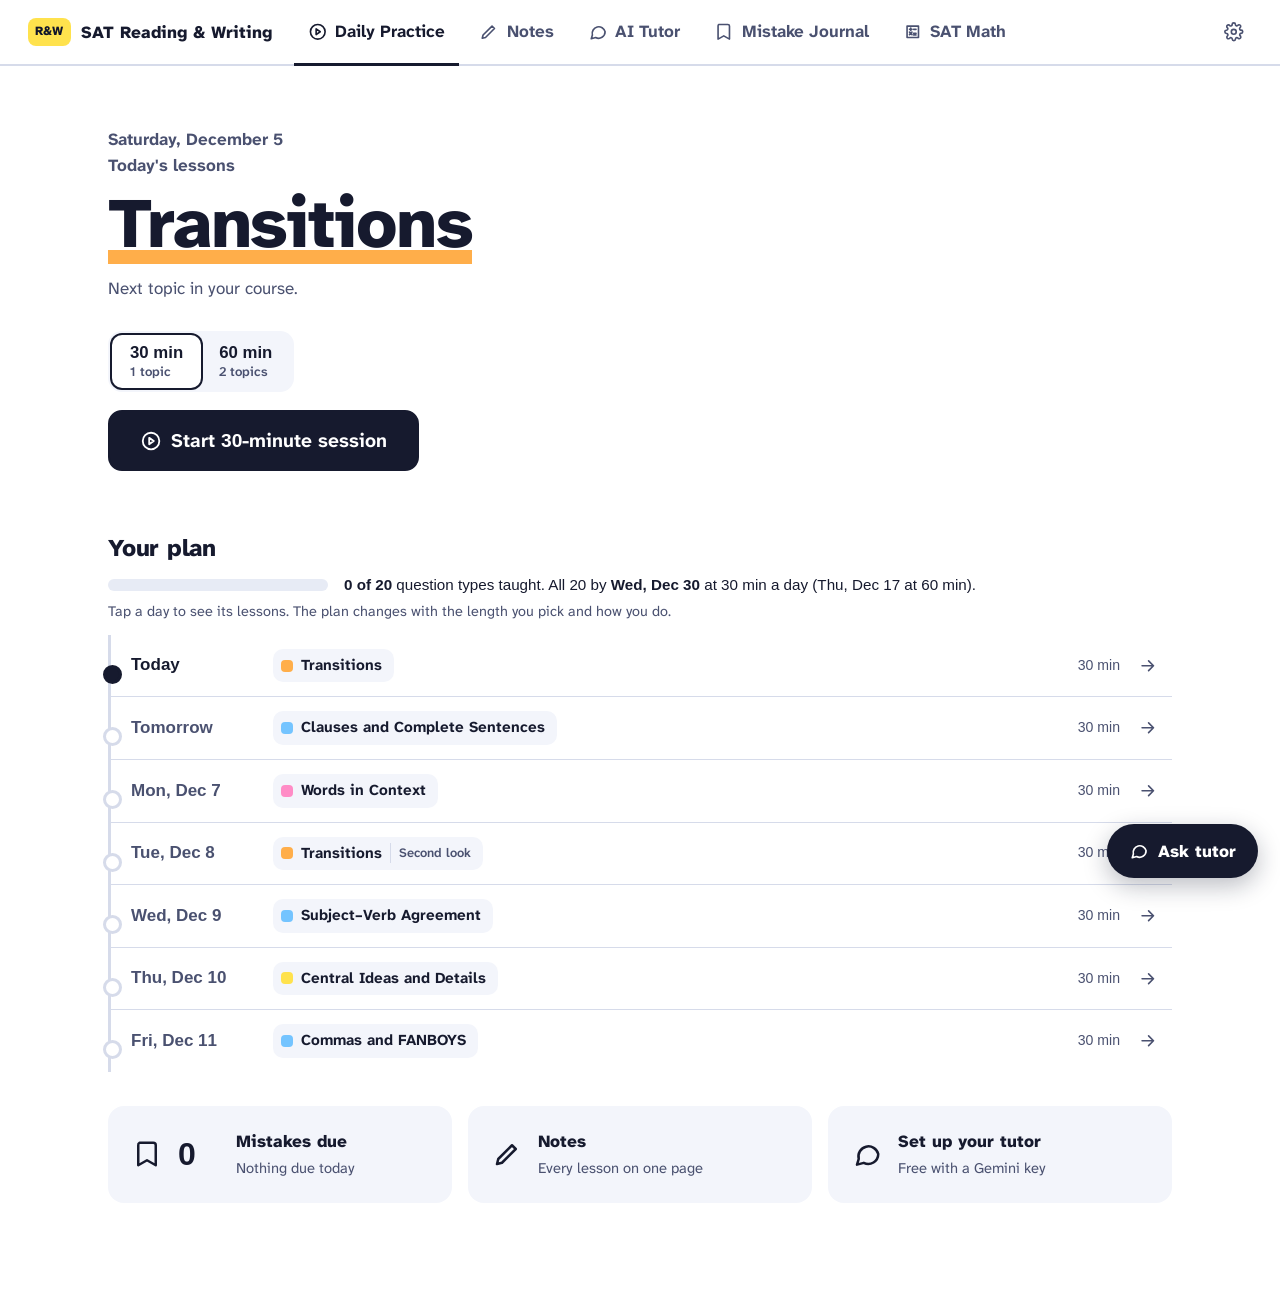
<file: index.html>
<!doctype html>
<html lang="en" data-build="efd630cd9e">
<head>
<meta charset="utf-8">
<meta name="viewport" content="width=device-width, initial-scale=1">
<title>SAT Reading &amp; Writing</title>
<link rel="icon" href="data:image/svg+xml,%3Csvg xmlns='http://www.w3.org/2000/svg' viewBox='0 0 32 32'%3E%3Crect width='32' height='32' rx='8' fill='%23FFE24D'/%3E%3Ctext x='16' y='22' font-family='Arial' font-weight='800' font-size='14' fill='%2310142B' text-anchor='middle'%3ER%26W%3C/text%3E%3C/svg%3E">
<link rel="preload" href="fonts/AtkinsonHyperlegibleNext.ttf" as="font" type="font/ttf" crossorigin>
<link rel="stylesheet" href="app.css?v=efd630cd9e">
<script>window.__errors = []; window.addEventListener("error", function (e) { window.__errors.push(String(e.message || e)); });</script>
<script>try { var t = localStorage.getItem("theme"); if (t === "light" || t === "dark") document.documentElement.setAttribute("data-theme", t); } catch (e) {}</script>
</head>
<body>
<div id="boot" role="status" aria-live="polite"><div class="boot-card"><i>R&amp;W</i>
<div class="boot-msg">Loading…</div><div class="boot-bar"><span></span></div>
<p class="boot-help">The first visit downloads the app (about 15 MB). After that it opens in a couple of seconds.</p></div></div>
<style>
#boot { position: fixed; inset: 0; z-index: 100; display: grid; place-items: center; background: var(--bg); color: var(--ink); padding: 24px; }
#boot .boot-card { width: min(420px, 100%); text-align: center; }
#boot i { display: inline-grid; place-items: center; height: 44px; padding: 0 12px; border-radius: 12px; background: var(--II); color: #10142B;
  font: normal 800 1.05rem var(--sans); margin-bottom: 18px; }
#boot .boot-msg { font-weight: 800; font-size: 1.25rem; margin-bottom: 14px; }
#boot .boot-bar { height: 6px; border-radius: 3px; background: var(--panel-2); overflow: hidden; }
#boot .boot-bar span { display: block; height: 100%; width: 40%; border-radius: 3px; background: var(--II); animation: bootslide 1.2s ease-in-out infinite; }
#boot .boot-help { color: var(--ink-2); font-size: .9rem; margin-top: 14px; }
#boot.failed .boot-bar { display: none; }
#boot.failed .boot-msg { color: var(--bad); }
@keyframes bootslide { 0% { transform: translateX(-100%); } 100% { transform: translateX(250%); } }
@media (prefers-reduced-motion: reduce) { #boot .boot-bar span { animation: none; width: 100%; } }
</style>
<header class="topbar">
  <a class="brand" href="#/"><i>R&amp;W</i><span>SAT Reading &amp; Writing</span></a>
  <nav class="mainnav" aria-label="Main">
    <a href="#/" data-nav="home"><svg class="ico" viewBox="0 0 24 24"><circle cx="12" cy="12" r="9"/><path d="M10 8.5l5 3.5-5 3.5z"/></svg>Daily Practice</a>
    <a href="#/notes" data-nav="notes"><svg class="ico" viewBox="0 0 24 24"><path d="M4 20l4-1L19 8l-3-3L5 16z"/></svg>Notes</a>
    <a href="#/tutor" data-nav="tutor"><svg class="ico" viewBox="0 0 24 24"><path d="M21 12a8 8 0 0 1-11.6 7.1L4 20.5l1.4-4.6A8 8 0 1 1 21 12z"/></svg>AI Tutor</a>
    <a href="#/journal" data-nav="journal"><svg class="ico" viewBox="0 0 24 24"><path d="M6 3h11a2 2 0 0 1 2 2v16l-7-4-7 4V5a2 2 0 0 1 1-2z"/></svg>Mistake Journal</a>
    <a href="https://smuffinz99-prog.github.io/sat-math/" title="Open the SAT Math practice app"><svg class="ico" viewBox="0 0 24 24"><path d="M5 5h14v14H5zM8 9h3M9.5 7.5v3M13 9h3M8 15.5l3-3M8 12.5l3 3M13 14h3M13 16h3"/></svg>SAT Math</a>
  </nav>
  <a class="iconlink" href="#/settings" title="Settings" aria-label="Settings"><svg class="ico" viewBox="0 0 24 24"><circle cx="12" cy="12" r="3"/><path d="M19.4 15a1.7 1.7 0 0 0 .3 1.8l.1.1a2 2 0 1 1-2.8 2.8l-.1-.1a1.7 1.7 0 0 0-1.8-.3 1.7 1.7 0 0 0-1 1.5V21a2 2 0 1 1-4 0v-.1a1.7 1.7 0 0 0-1.1-1.5 1.7 1.7 0 0 0-1.8.3l-.1.1a2 2 0 1 1-2.8-2.8l.1-.1a1.7 1.7 0 0 0 .3-1.8 1.7 1.7 0 0 0-1.5-1H3a2 2 0 1 1 0-4h.1a1.7 1.7 0 0 0 1.5-1.1 1.7 1.7 0 0 0-.3-1.8l-.1-.1a2 2 0 1 1 2.8-2.8l.1.1a1.7 1.7 0 0 0 1.8.3H9a1.7 1.7 0 0 0 1-1.5V3a2 2 0 1 1 4 0v.1a1.7 1.7 0 0 0 1 1.5 1.7 1.7 0 0 0 1.8-.3l.1-.1a2 2 0 1 1 2.8 2.8l-.1.1a1.7 1.7 0 0 0-.3 1.8V9a1.7 1.7 0 0 0 1.5 1H21a2 2 0 1 1 0 4h-.1a1.7 1.7 0 0 0-1.5 1z"/></svg></a>
</header>
<main id="app" tabindex="-1"></main>

<button class="tutor-fab" id="tutorFab" type="button"><svg class="ico" viewBox="0 0 24 24"><path d="M21 12a8 8 0 0 1-11.6 7.1L4 20.5l1.4-4.6A8 8 0 1 1 21 12z"/></svg>Ask tutor</button>
<aside class="drawer" id="drawer" aria-hidden="true" aria-label="AI Tutor">
  <div class="drawer-head">
    <strong>AI Tutor</strong>
    <span class="drawer-ctx" id="drawerCtx"></span>
    <button class="linkbtn" id="drawerNew" type="button">New chat</button>
    <button class="iconbtn" id="drawerClose" type="button" aria-label="Close tutor"><svg class="ico" viewBox="0 0 24 24"><path d="M6 6l12 12M18 6L6 18"/></svg></button>
  </div>
  <div class="drawer-body" id="drawerBody"></div>
</aside>
<script src="pyodide/pyodide.js"></script>
<script src="web.js?v=efd630cd9e"></script>
<script src="app.js?v=efd630cd9e"></script>
</body>
</html>
</file>
<file: app.css>
@font-face { font-family: "Atkinson Next"; src: url("fonts/AtkinsonHyperlegibleNext.ttf") format("truetype"); font-weight: 200 800; font-style: normal; font-display: swap; }
@font-face { font-family: "Atkinson Next"; src: url("fonts/AtkinsonHyperlegibleNext-Italic.ttf") format("truetype"); font-weight: 200 800; font-style: italic; font-display: swap; }

/* ---------- tokens ---------- */
:root {
  --bg: #FFFFFF; --panel: #F3F5FB; --panel-2: #E7EBF5; --ink: #161A2E; --ink-2: #4A5170; --line: #D6DBEA;
  --btn: #161A2E; --btn-ink: #FFFFFF; --focus: #3B5BDB;
  --good: #0E8A4F; --good-bg: #E2F5E9; --bad: #C62F3A; --bad-bg: #FCE7E8;
  --shadow: 0 1px 0 rgba(22,26,46,.04), 0 6px 18px rgba(22,26,46,.06);
  --II: #FFE24D; --CS: #FF8CC6; --EI: #FFAE4A; --SEC: #74C4FF; --dc: #FFE24D;
  --sans: "Atkinson Next", -apple-system, BlinkMacSystemFont, "Helvetica Neue", Arial, sans-serif;
  --serif: Charter, "Bitstream Charter", "Iowan Old Style", Georgia, serif;
  --num: -apple-system, BlinkMacSystemFont, "Helvetica Neue", Inter, Arial, sans-serif;
  color-scheme: light;
}
@media (prefers-color-scheme: dark) {
  :root:not([data-theme="light"]) {
    --bg: #10142B; --panel: #181D3A; --panel-2: #232A4D; --ink: #F3F5FF; --ink-2: #BAC1E6; --line: #343D70;
    --btn: #FFE24D; --btn-ink: #10142B; --focus: #8FB0FF;
    --good: #4BE08F; --good-bg: rgba(61,220,132,.15); --bad: #FF707A; --bad-bg: rgba(255,95,103,.16);
    --shadow: none; color-scheme: dark;
  }
}
:root[data-theme="dark"] {
  --bg: #10142B; --panel: #181D3A; --panel-2: #232A4D; --ink: #F3F5FF; --ink-2: #BAC1E6; --line: #343D70;
  --btn: #FFE24D; --btn-ink: #10142B; --focus: #8FB0FF;
  --good: #4BE08F; --good-bg: rgba(61,220,132,.15); --bad: #FF707A; --bad-bg: rgba(255,95,103,.16);
  --shadow: none; color-scheme: dark;
}
.d-II { --dc: var(--II); } .d-CS { --dc: var(--CS); } .d-EI { --dc: var(--EI); } .d-SEC { --dc: var(--SEC); }

/* ---------- base ---------- */
* { box-sizing: border-box; }
html { -webkit-text-size-adjust: 100%; }
body { margin: 0; background: var(--bg); color: var(--ink); font: 17px/1.55 var(--sans); -webkit-font-smoothing: antialiased; }
a { color: inherit; }
button, input, select, textarea { font: inherit; color: inherit; }
:focus-visible { outline: 3px solid var(--focus); outline-offset: 2px; border-radius: 6px; }
h1, h2, h3 { margin: 0; line-height: 1.15; font-weight: 800; letter-spacing: -0.01em; }
h1 { font-size: 2.3rem; } h2 { font-size: 1.5rem; } h3 { font-size: 1.15rem; }
p { margin: 0 0 .7em; }
table { border-collapse: collapse; width: 100%; }
th, td { border-bottom: 1px solid var(--line); padding: 7px 10px; text-align: left; }
th { background: var(--panel); }
/* Atkinson's zero is slashed; big numbers and data use the system face. */
.tile .big, .stat .v, .qcount, .plan li b, .chart, .meter-label, .unit-nav .n { font-family: var(--num); }
.sr { position: absolute; width: 1px; height: 1px; overflow: hidden; clip: rect(0 0 0 0); }
@media (prefers-reduced-motion: reduce) { * { transition: none !important; animation: none !important; } }

.ico { width: 1.15em; height: 1.15em; flex: none; vertical-align: -0.2em; stroke: currentColor; fill: none; stroke-width: 2; stroke-linecap: round; stroke-linejoin: round; }

/* ---------- top bar ---------- */
.topbar { position: sticky; top: 0; z-index: 20; display: flex; align-items: center; gap: 22px; height: 66px; padding: 0 28px;
  background: var(--bg); border-bottom: 2px solid var(--line); }
.brand { display: flex; align-items: center; gap: 10px; font-weight: 800; text-decoration: none; white-space: nowrap; }
.brand i { height: 28px; padding: 0 7px; border-radius: 8px; background: var(--II); display: grid; place-items: center; font-style: normal;
  color: #10142B; font-size: .78rem; font-weight: 800; letter-spacing: .02em; }
.mainnav { display: flex; gap: 6px; flex: 1; }
.mainnav a { display: flex; align-items: center; gap: 8px; padding: 9px 14px; border-radius: 10px; text-decoration: none; font-weight: 700;
  color: var(--ink-2); border-bottom: 3px solid transparent; border-radius: 10px 10px 0 0; height: 66px; margin-bottom: -2px; }
.mainnav a:hover { color: var(--ink); }
.mainnav a.active { color: var(--ink); border-bottom-color: var(--ink); }
.iconlink { color: var(--ink-2); padding: 8px; border-radius: 10px; display: grid; place-items: center; }
.iconlink:hover { color: var(--ink); background: var(--panel); }
main { max-width: 1120px; margin: 0 auto; padding: 34px 28px 110px; outline: none; }

/* ---------- shared bits ---------- */
.btn { display: inline-flex; align-items: center; justify-content: center; gap: 9px; padding: 11px 20px; border-radius: 12px;
  border: 2px solid var(--line); background: var(--bg); font-weight: 700; cursor: pointer; text-decoration: none; line-height: 1.2; }
.btn:hover { border-color: var(--ink-2); }
.btn.primary { background: var(--btn); color: var(--btn-ink); border-color: var(--btn); }
.btn.primary:hover { filter: brightness(1.1); }
.btn.big { font-size: 1.2rem; padding: 17px 30px; border-radius: 14px; }
.btn.small { padding: 7px 13px; font-size: .92rem; border-radius: 10px; }
.btn.good { background: var(--good-bg); color: var(--good); border-color: transparent; }
.btn:disabled { opacity: .5; cursor: default; filter: none; }
.linkbtn { background: none; border: 0; padding: 0; cursor: pointer; font-weight: 700; color: var(--ink-2); text-decoration: underline; text-underline-offset: 3px; }
.linkbtn:hover { color: var(--ink); }
.row { display: flex; gap: 12px; align-items: center; flex-wrap: wrap; }
.spacer { flex: 1; }
.muted { color: var(--ink-2); }
.small { font-size: .9rem; }
.chip { display: inline-flex; align-items: center; gap: 6px; padding: 4px 12px; border-radius: 999px; font-size: .85rem; font-weight: 700;
  background: var(--panel-2); color: var(--ink); white-space: nowrap; }
.chip.dom { background: var(--dc); color: #10142B; }
.chip.good { background: var(--good-bg); color: var(--good); }
.chip.bad { background: var(--bad-bg); color: var(--bad); }
.swipe { background: linear-gradient(var(--dc), var(--dc)) no-repeat 0 90% / 100% .2em; padding-bottom: .05em; }
.panel { background: var(--panel); border-radius: 16px; padding: 22px 24px; }
.label { font-size: .88rem; font-weight: 800; color: var(--ink-2); margin-bottom: 10px; }
.notice { background: var(--panel); border-left: 5px solid var(--dc); border-radius: 12px; padding: 14px 18px; margin-bottom: 18px; }
.loading { color: var(--ink-2); padding: 50px 0; }
.empty { padding: 30px; text-align: center; color: var(--ink-2); background: var(--panel); border-radius: 16px; }
details > summary { cursor: pointer; font-weight: 700; list-style: none; display: inline-flex; align-items: center; gap: 8px; color: var(--ink-2); }
details > summary::-webkit-details-marker { display: none; }
details > summary::before { content: "+"; display: inline-grid; place-items: center; width: 20px; height: 20px; border-radius: 6px; background: var(--panel-2); font-size: .9rem; color: var(--ink); }
details[open] > summary::before { content: "−"; }
details[open] > summary { margin-bottom: 10px; }

/* ---------- home ---------- */
.today { padding: 26px 0 30px; }
.today-date { color: var(--ink-2); font-weight: 700; }
.today-topic { font-size: clamp(2.6rem, 6vw, 4.4rem); line-height: 1.05; margin: 8px 0 14px; letter-spacing: -0.02em; }
.today .chips { display: flex; gap: 8px; flex-wrap: wrap; margin-bottom: 10px; }
.today-why { color: var(--ink-2); margin-bottom: 26px; }
.done-mark { display: inline-flex; align-items: center; gap: 12px; font-size: 1.25rem; font-weight: 800; color: var(--good);
  background: var(--good-bg); padding: 14px 22px; border-radius: 14px; }
.plan { list-style: none; padding: 0; margin: 0 0 30px; display: flex; gap: 0; flex-wrap: wrap; counter-reset: st; }
.plan li { display: flex; align-items: center; gap: 10px; padding: 12px 16px 12px 12px; background: var(--panel); font-weight: 700;
  margin: 0 6px 6px 0; border-radius: 12px; }
.plan li b { counter-increment: st; display: grid; place-items: center; width: 28px; height: 28px; border-radius: 50%; background: var(--dc); color: #10142B; font-size: .85rem; }
.plan li b::before { content: counter(st); }
.plan li span { color: var(--ink-2); font-weight: 600; }
.tiles { display: grid; grid-template-columns: 1fr 1fr; gap: 16px; }
.tile { display: flex; align-items: center; gap: 16px; padding: 20px 22px; border-radius: 16px; background: var(--panel); text-decoration: none; border: 2px solid transparent; }
.tile:hover { border-color: var(--line); }
.tile .big { font-size: 2rem; font-weight: 800; line-height: 1; min-width: 42px; }
.tile .t { font-weight: 800; }
.tile .s { color: var(--ink-2); font-size: .92rem; }
.tile .ico { width: 30px; height: 30px; }

.today-topic .plus { color: var(--ink-2); font-weight: 600; }
.lenpick { display: inline-flex; gap: 0; padding: 4px; border-radius: 14px; background: var(--panel); }
.lenpick button { display: flex; flex-direction: column; align-items: flex-start; padding: 8px 18px; border: 0; border-radius: 10px; background: none; cursor: pointer; color: var(--ink-2); line-height: 1.25; }
.lenpick button b { font-size: 1.05rem; color: var(--ink); font-family: var(--num); }
.lenpick button span { font-size: .82rem; font-weight: 600; }
.lenpick button.on { background: var(--bg); box-shadow: 0 0 0 2px var(--ink); }
#hero .lenpick { margin-top: 4px; }
.week { list-style: none; margin: 0; padding: 0; border-left: 3px solid var(--line); }
.week li { position: relative; }
.week li + li { border-top: 1px solid var(--line); }
.week li::before { content: ""; position: absolute; left: -8px; top: 30px; width: 13px; height: 13px; border-radius: 50%; background: var(--bg); border: 3px solid var(--line); }
.week li.is-today::before { background: var(--ink); border-color: var(--ink); }
.week li.is-done::before { background: var(--good); border-color: var(--good); }
.wk-row { width: 100%; display: grid; grid-template-columns: 128px 1fr auto auto; gap: 14px; align-items: center; padding: 14px 10px 14px 20px;
  background: none; border: 0; text-align: left; cursor: pointer; border-radius: 0 12px 12px 0; }
.wk-row:hover { background: var(--panel); }
.week li.open .wk-row { background: var(--panel); }
.week li.is-today .wk-day { color: var(--ink); }
.wk-day { font-family: var(--num); font-weight: 800; color: var(--ink-2); }
.wk-topics { display: flex; gap: 8px; flex-wrap: wrap; }
.wk-meta { color: var(--ink-2); font-size: .88rem; font-family: var(--num); white-space: nowrap; }
.wk-done { display: grid; place-items: center; width: 28px; height: 28px; border-radius: 50%; background: var(--good-bg); color: var(--good); }
.wk-open { display: grid; place-items: center; width: 28px; height: 28px; color: var(--ink-2); transition: transform .15s; }
.week li.open .wk-open { transform: rotate(90deg); }
.wk-detail { margin: 0 0 14px 20px; padding: 16px 18px; border-radius: 0 0 14px 14px; background: var(--panel); display: flex; flex-direction: column; gap: 12px; align-items: flex-start; }
.wk-lesson { border-left: 5px solid var(--dc); padding: 2px 0 2px 14px; }
.wk-lesson .nm { font-weight: 800; font-size: 1.1rem; }
.wk-lesson .tg { margin-top: 2px; }
.wk-lesson .rs { color: var(--ink-2); font-size: .9rem; margin-top: 2px; }
.wk-lesson .linkbtn { display: inline-block; margin-top: 6px; }
.wk-sum { color: var(--ink-2); font-size: .92rem; }
.wk-detail .btn { margin-top: 2px; }
.course { display: flex; align-items: center; gap: 16px; margin: 10px 0 4px; flex-wrap: wrap; }
.course-bar { flex: 0 0 220px; height: 12px; border-radius: 999px; background: var(--panel-2); overflow: hidden; }
.course-bar i { display: block; height: 100%; background: linear-gradient(90deg, var(--II), var(--CS), var(--EI), var(--SEC)); border-radius: 999px; }
.course-text { font-size: .95rem; }
.course-text b { font-family: var(--num); }
.tiles.three { grid-template-columns: repeat(3, 1fr); }
.wk-row:hover .tchip, .week li.open .tchip { background: var(--bg); }
.course-text, .wk-sum, .btn .n { font-family: var(--num); }
.tchip { display: inline-flex; align-items: center; gap: 8px; padding: 5px 12px 5px 8px; border-radius: 10px; background: var(--panel); font-weight: 700; font-size: .95rem; }
.tchip i { width: 12px; height: 12px; border-radius: 4px; background: var(--dc); flex: none; }
.tchip em { font-style: normal; font-weight: 600; font-size: .8rem; color: var(--ink-2); padding-left: 8px; border-left: 1px solid var(--line); }
.btn.ghost { border-color: transparent; background: var(--panel); padding: 6px 9px; }
.topic-row { display: flex; align-items: center; gap: 10px; flex-wrap: wrap; padding: 14px 18px; border-left: 5px solid var(--dc); background: var(--panel); border-radius: 12px; margin-bottom: 8px; }
.topic-row .nm { font-weight: 800; font-size: 1.1rem; }
.topic-row .mantra { color: var(--ink-2); margin-top: 2px; }
@media (max-width: 640px) {
  .wk-row { grid-template-columns: 1fr auto auto; gap: 8px 10px; }
  .wk-row .wk-topics { grid-column: 1 / -1; grid-row: 2; }
  .tiles.three { grid-template-columns: 1fr; }
}

/* ---------- session header ---------- */
.sess-head { display: flex; align-items: center; gap: 14px; flex-wrap: wrap; margin-bottom: 18px; }
.sess-head h1 { font-size: 2rem; }
.steps { display: flex; gap: 6px; margin: 0 -4px 26px; padding: 4px; overflow-x: auto; scrollbar-width: thin; }
.steps button { flex: none; display: inline-flex; align-items: center; gap: 7px; padding: 8px 14px; border-radius: 999px; border: 2px solid transparent;
  font-size: .9rem; font-weight: 700; background: var(--panel); color: var(--ink-2); cursor: pointer; white-space: nowrap; }
.steps button:hover { border-color: var(--line); color: var(--ink); }
.steps button small { font-family: var(--num); font-weight: 600; opacity: .75; }
.steps button .dot { width: 9px; height: 9px; border-radius: 50%; background: var(--dc); flex: none; }
.steps button.done { color: var(--good); background: var(--good-bg); }
.steps button.cur { background: var(--dc); color: #10142B; border-color: var(--dc); }
.steps button.cur .dot { background: #10142B; }

/* ---------- lesson ---------- */
.video { position: relative; border-radius: 16px; overflow: hidden; background: #10142B; aspect-ratio: 16 / 9; }
.video video { width: 100%; height: 100%; display: block; }
.video-missing { display: grid; place-items: center; height: 100%; color: #BAC1E6; padding: 30px; text-align: center; }
.transcript { margin-top: 10px; }
.transcript p { color: var(--ink-2); margin-bottom: .45em; }
.block { margin-top: 34px; }
.block > h2 { margin-bottom: 16px; display: flex; align-items: center; gap: 10px; }
.attack { list-style: none; padding: 0; margin: 0; counter-reset: a; display: grid; gap: 10px; }
.attack li { counter-increment: a; display: grid; grid-template-columns: 52px 1fr; gap: 4px 16px; align-items: center; padding: 16px 20px; background: var(--panel); border-radius: 16px; }
.attack li::before { content: counter(a); grid-row: span 2; width: 46px; height: 46px; border-radius: 50%; background: var(--dc); color: #10142B;
  display: grid; place-items: center; font-weight: 800; font-size: 1.25rem; }
.attack .h { font-size: 1.25rem; font-weight: 800; line-height: 1.25; }
.attack.compact li { padding: 10px 16px; }
.attack.compact li::before { grid-row: auto; width: 36px; height: 36px; font-size: 1rem; }
.attack .d { color: var(--ink-2); }
.mantra { display: inline-block; margin-top: 16px; font-size: 1.3rem; font-weight: 800; }
.rules { display: grid; grid-template-columns: repeat(auto-fill, minmax(320px, 1fr)); gap: 12px; }
.rule { background: var(--panel); border-radius: 16px; padding: 18px 20px; border-top: 5px solid var(--dc); }
.rule .n { font-weight: 800; font-size: 1.08rem; line-height: 1.3; margin-bottom: 6px; }
.rule .t { color: var(--ink-2); margin-bottom: 8px; }
.ex { display: flex; gap: 10px; align-items: flex-start; font-family: var(--serif); font-size: 1.02rem; line-height: 1.45; padding: 8px 12px; border-radius: 10px; margin-top: 6px; }
.ex .m { flex: none; width: 22px; height: 22px; border-radius: 50%; display: grid; place-items: center; font: 800 .8rem var(--sans); margin-top: 2px; }
.ex.good { background: var(--good-bg); } .ex.good .m { background: var(--good); }
.ex.bad { background: var(--bad-bg); } .ex.bad .m { background: var(--bad); }
.ex .m { color: var(--bg); } .ex .m .ico { width: 14px; height: 14px; stroke-width: 3; }
.traps { display: grid; grid-template-columns: repeat(auto-fill, minmax(260px, 1fr)); gap: 12px; }
.trap { padding: 16px 18px; border-radius: 16px; background: var(--bad-bg); }
.trap b { display: flex; align-items: center; gap: 8px; color: var(--bad); margin-bottom: 4px; }
.spotlist { display: flex; flex-wrap: wrap; gap: 8px; }
.spotlist span { padding: 8px 14px; border-radius: 12px; background: var(--panel); font-weight: 700; }
.next-row { display: flex; gap: 12px; align-items: center; margin-top: 30px; flex-wrap: wrap; }

/* ---------- question ---------- */
.qwrap { display: grid; grid-template-columns: 1.08fr 1fr; background: var(--bg); border: 2px solid var(--line); border-radius: 18px; overflow: hidden; }
.qwrap.single { grid-template-columns: 1fr; }
.qpassage { padding: 28px 32px; border-right: 2px solid var(--line); font-family: var(--serif); font-size: 1.12rem; line-height: 1.72; }
.qpassage p { margin-bottom: .9em; }
.qpassage ul { padding-left: 1.2em; }
.qside { padding: 26px 30px; }
.qmeta { display: flex; gap: 8px; align-items: center; margin-bottom: 16px; flex-wrap: wrap; }
.qcount { font-weight: 800; margin-right: 4px; }
.qtext { font-weight: 700; font-size: 1.05rem; line-height: 1.45; margin-bottom: 16px; }
.blank { display: inline-block; min-width: 84px; border-bottom: 2.5px solid var(--ink); margin: 0 3px; height: 1.1em; vertical-align: -0.25em; }
u { text-decoration-thickness: 2px; text-underline-offset: 4px; }
.choices { display: flex; flex-direction: column; gap: 10px; }
.choice { display: flex; align-items: stretch; border: 2px solid var(--line); border-radius: 12px; background: var(--bg); transition: border-color .12s; }
.choice .pick { flex: 1; display: flex; gap: 14px; align-items: flex-start; text-align: left; background: none; border: 0; padding: 12px 14px; cursor: pointer;
  font-family: var(--serif); font-size: 1.05rem; line-height: 1.45; border-radius: 10px; }
.choice .letter { flex: none; width: 30px; height: 30px; border-radius: 50%; border: 2px solid var(--ink-2); display: grid; place-items: center; font: 800 .85rem var(--sans); }
.choice .strike { background: none; border: 0; border-left: 2px solid var(--line); color: var(--ink-2); width: 56px; cursor: pointer; display: grid; place-items: center; }
/* The cross-out button is the choice's letter with a line through it (like the test's own tool). */
.choice .strike .sl { position: relative; display: grid; place-items: center; width: 26px; height: 26px; border-radius: 50%; border: 2px solid currentColor; font: 800 .78rem var(--sans); }
.choice .strike .sl::after { content: ""; position: absolute; left: -5px; right: -5px; top: 50%; height: 2px; margin-top: -1px; background: currentColor; transform: rotate(-20deg); }
.choice .strike .undo { display: none; font: 800 .78rem var(--sans); text-decoration: underline; text-underline-offset: 3px; }
.choice .strike:hover { color: var(--bad); }
.choice.out .strike .sl { display: none; }
.choice.out .strike .undo { display: block; color: var(--ink); }
.striketip { margin: 10px 0 0; font-size: .85rem; color: var(--ink-2); }
.choice:hover { border-color: var(--ink-2); }
.choice.sel { border-color: var(--btn); box-shadow: inset 0 0 0 1px var(--btn); }
.choice.sel .letter { background: var(--btn); border-color: var(--btn); color: var(--btn-ink); }
.choice.out .pick { text-decoration: line-through; text-decoration-thickness: 2px; opacity: .42; }
.choice.correct { border-color: var(--good); background: var(--good-bg); }
.choice.correct .letter { background: var(--good); border-color: var(--good); color: var(--bg); }
.choice.wrong { border-color: var(--bad); background: var(--bad-bg); }
.choice.wrong .letter { background: var(--bad); border-color: var(--bad); color: var(--bg); }
.choice.locked .pick, .choice.locked .strike { cursor: default; }
.choice.locked .strike { visibility: hidden; }
/* a wrong pick on the way to the right answer */
.choice.tried { border-color: var(--bad); background: var(--bad-bg); }
.choice.tried .pick { cursor: default; }
.choice.tried .pick > span:last-child { text-decoration: line-through; text-decoration-color: var(--bad); text-decoration-thickness: 2px; opacity: .6; }
.choice.tried .letter { background: var(--bad); border-color: var(--bad); color: var(--bg); }
.choice.tried .strike { visibility: hidden; }
.choice.shake { animation: shake .32s ease-in-out; }
@keyframes shake { 0%, 100% { transform: none; } 25% { transform: translateX(-5px); } 75% { transform: translateX(5px); } }
.tryagain { display: flex; gap: 10px; align-items: center; margin-top: 14px; padding: 10px 14px; border-radius: 10px; background: var(--bad-bg); color: var(--bad); }
.tryagain b { font-weight: 800; }
.tryagain span { color: var(--ink); }
.tryagain .linkbtn { display: inline-flex; align-items: center; gap: 4px; color: var(--ink-2); }
.tryagain b { color: var(--bad); }
/* question navigator */
.qnav { display: flex; align-items: center; gap: 10px; margin-bottom: 14px; }
.qdots { display: flex; gap: 6px; flex-wrap: wrap; flex: 1; }
.qdots button { min-width: 36px; height: 36px; padding: 0 6px; border-radius: 9px; border: 2px solid var(--line); background: var(--bg); color: var(--ink-2);
  font: 700 .9rem var(--num); cursor: pointer; }
.qdots button:hover { border-color: var(--ink-2); color: var(--ink); }
.qdots button.ok { background: var(--good-bg); border-color: var(--good); color: var(--good); }
.qdots button.no { background: var(--bad-bg); border-color: var(--bad); color: var(--bad); }
.qdots button.part { border-color: var(--bad); border-style: dashed; color: var(--bad); }
.qdots button.cur { box-shadow: 0 0 0 3px var(--dc); border-color: var(--ink); color: var(--ink); }
.btn.ghost:disabled { opacity: .35; }
/* explanation order after retries */
.whyorder { list-style: none; padding: 0; margin: 0 0 6px; }
.whyorder li { display: flex; gap: 12px; padding: 10px 14px; border-radius: 10px; margin-bottom: 8px; }
.whyorder li.no { background: var(--bad-bg); }
.whyorder li.ok { background: var(--good-bg); }
.whyorder .l { flex: none; width: 26px; height: 26px; border-radius: 50%; display: grid; place-items: center; font: 800 .82rem var(--sans); color: var(--bg); }
.whyorder li.no .l { background: var(--bad); } .whyorder li.ok .l { background: var(--good); }
.whyorder b { font-weight: 800; }
.choice.locked:hover { border-color: inherit; }
.qactions { display: flex; gap: 10px; align-items: center; margin-top: 18px; flex-wrap: wrap; }
.hintbox { background: var(--panel); border-left: 5px solid var(--dc); padding: 12px 16px; border-radius: 10px; margin-top: 14px; }

/* feedback */
.fb { margin-top: 16px; border-radius: 18px; padding: 22px 26px; border: 2px solid var(--line); }
.fb.is-good { border-color: var(--good); }
.fb.is-bad { border-color: var(--bad); }
.verdict { display: flex; align-items: center; gap: 12px; font-size: 1.35rem; font-weight: 800; margin-bottom: 14px; }
.verdict .badge { width: 38px; height: 38px; border-radius: 50%; display: grid; place-items: center; color: var(--bg); }
.fb.is-good .verdict { color: var(--good); } .fb.is-good .badge { background: var(--good); }
.fb.is-bad .verdict { color: var(--bad); } .fb.is-bad .badge { background: var(--bad); }
.why { font-size: 1.05rem; margin-bottom: 12px; }
.why b { font-weight: 800; }
.yours { background: var(--bad-bg); border-radius: 10px; padding: 10px 14px; margin-bottom: 12px; }
.fb details { margin-top: 8px; }
.whylist { list-style: none; padding: 0; margin: 0; }
.whylist li { display: flex; gap: 12px; padding: 8px 0; border-bottom: 1px solid var(--line); }
.whylist li:last-child { border-bottom: 0; }
.whylist .l { flex: none; font-weight: 800; width: 22px; }
.whylist li.ok .l { color: var(--good); } .whylist li.no .l { color: var(--bad); }
.tipline { display: flex; gap: 10px; align-items: flex-start; background: var(--panel); border-radius: 10px; padding: 10px 14px; margin-top: 10px; }
.fb-actions { display: flex; gap: 10px; align-items: center; flex-wrap: wrap; margin-top: 18px; padding-top: 16px; border-top: 2px solid var(--line); }
.cats { display: flex; flex-wrap: wrap; gap: 6px; margin-top: 12px; align-items: center; }
.cats .q { font-weight: 800; margin-right: 4px; }
.cats button { border: 2px solid var(--line); background: var(--bg); border-radius: 999px; padding: 5px 12px; font-size: .88rem; font-weight: 700; cursor: pointer; }
.cats button.on { background: var(--btn); color: var(--btn-ink); border-color: var(--btn); }

/* charts */
.chart { margin: 0 0 16px; font-family: var(--sans); }
.chart .title { font-weight: 800; font-size: .95rem; margin-bottom: 6px; }
.chart table { font-size: .95rem; }
.chart svg text { font-family: var(--sans); fill: var(--ink-2); font-size: 11px; }
.legend { display: flex; gap: 14px; font-size: .85rem; color: var(--ink-2); margin-top: 4px; flex-wrap: wrap; }
.legend i { display: inline-block; width: 11px; height: 11px; border-radius: 3px; margin-right: 5px; vertical-align: -1px; }

/* worked example walkthrough */
.walk ol { padding-left: 1.3em; margin: 0; }
.walk li { margin-bottom: 8px; font-size: 1.05rem; }

/* ---------- summary ---------- */
.stats { display: grid; grid-template-columns: repeat(auto-fit, minmax(170px, 1fr)); gap: 12px; margin: 18px 0 8px; }
.stat { background: var(--panel); border-radius: 16px; padding: 18px 20px; }
.stat .v { font-size: 2.2rem; font-weight: 800; line-height: 1; }
.stat .k { color: var(--ink-2); font-weight: 700; margin-top: 6px; }

/* ---------- masterclass ---------- */
.mc-domain { margin-top: 30px; }
.mc-domain > h2 { display: flex; align-items: center; gap: 12px; margin-bottom: 14px; font-size: 1.3rem; }
.mc-domain > h2 i { width: 16px; height: 16px; border-radius: 5px; background: var(--dc); }
.mc-grid { display: grid; grid-template-columns: repeat(auto-fill, minmax(250px, 1fr)); gap: 12px; }
.mc-sub { grid-column: 1 / -1; font-weight: 800; color: var(--ink-2); margin: 6px 0 -2px; }
.unit-tile { display: flex; flex-direction: column; gap: 10px; padding: 18px 18px 16px; border-radius: 16px; background: var(--panel); text-decoration: none;
  border: 2px solid transparent; border-left: 6px solid var(--dc); min-height: 112px; }
.unit-tile:hover { border-color: var(--line); border-left-color: var(--dc); }
.unit-tile .nm { font-weight: 800; font-size: 1.05rem; line-height: 1.25; }
.unit-tile .foot { display: flex; align-items: center; gap: 8px; margin-top: auto; }
.meter { display: inline-flex; gap: 3px; }
.meter i { width: 16px; height: 6px; border-radius: 3px; background: var(--panel-2); }
.meter i.on { background: var(--ink); }
.meter-label { font-size: .82rem; font-weight: 700; color: var(--ink-2); }
.done-dot { margin-left: auto; color: var(--good); display: flex; }
.next-up { display: flex; align-items: center; gap: 18px; padding: 20px 24px; border-radius: 16px; background: var(--panel); flex-wrap: wrap; }
.next-up .nm { font-size: 1.4rem; font-weight: 800; }

.unit-head { margin-bottom: 22px; }
.crumb { color: var(--ink-2); font-weight: 700; font-size: .92rem; margin-bottom: 8px; }
.crumb a { text-decoration: none; }
.crumb a:hover { text-decoration: underline; }
.unit-head h1 { font-size: 2.4rem; margin-bottom: 10px; }
.unit-layout { display: grid; grid-template-columns: 230px 1fr; gap: 34px; align-items: start; }
.unit-nav { position: sticky; top: 90px; display: flex; flex-direction: column; gap: 2px; }
.unit-nav button { display: flex; align-items: center; gap: 11px; padding: 9px 10px; border-radius: 10px; border: 0; background: none; cursor: pointer;
  text-align: left; font-weight: 700; color: var(--ink-2); }
.unit-nav button:hover { background: var(--panel); color: var(--ink); }
.unit-nav button.cur { background: var(--panel-2); color: var(--ink); }
.unit-nav .n { width: 26px; height: 26px; flex: none; border-radius: 50%; background: var(--panel-2); display: grid; place-items: center; font-size: .78rem; font-weight: 800; color: var(--ink); }
.unit-nav button.cur .n { background: var(--dc); color: #10142B; }
.unit-nav .n.on { background: var(--good); color: var(--bg); }
.unit-nav hr { border: 0; border-top: 2px solid var(--line); margin: 10px 0; width: 100%; }

/* ---------- journal ---------- */
.filters { display: flex; gap: 10px; align-items: center; flex-wrap: wrap; margin: 18px 0; }
select, input[type=text], input[type=password], textarea { padding: 10px 12px; border-radius: 10px; border: 2px solid var(--line); background: var(--bg); color: var(--ink); }
.tabs { display: inline-flex; background: var(--panel); border-radius: 12px; padding: 4px; }
.tabs button { border: 0; background: none; padding: 7px 15px; border-radius: 9px; cursor: pointer; font-weight: 700; color: var(--ink-2); }
.tabs button.on { background: var(--bg); color: var(--ink); box-shadow: 0 0 0 2px var(--line); }
.mistake { border-radius: 16px; background: var(--panel); margin-bottom: 10px; border-left: 6px solid var(--dc); }
.mistake-head { display: flex; gap: 14px; align-items: center; padding: 16px 20px; cursor: pointer; flex-wrap: wrap; }
.mistake-head .nm { font-weight: 800; }
.mistake-head .sk { color: var(--ink-2); }
.mistake-body { padding: 0 20px 20px; }
.mistake-body .qwrap { margin-bottom: 14px; }

/* ---------- tutor ---------- */
.chat { display: flex; flex-direction: column; gap: 12px; }
.msg { max-width: 88%; padding: 11px 15px; border-radius: 16px; line-height: 1.5; }
.msg p:last-child, .msg ul:last-child, .msg ol:last-child { margin-bottom: 0; }
.msg ul, .msg ol { padding-left: 1.2em; margin: .2em 0 .6em; }
.msg.user { align-self: flex-end; background: var(--btn); color: var(--btn-ink); border-bottom-right-radius: 5px; white-space: pre-wrap; }
.msg.assistant { align-self: flex-start; background: var(--panel); border-bottom-left-radius: 5px; }
.msg.typing { color: var(--ink-2); }
.composer { display: flex; gap: 8px; align-items: flex-end; margin-top: 14px; }
.composer textarea { flex: 1; resize: none; min-height: 48px; max-height: 180px; }
.attach-preview { font-size: .88rem; color: var(--ink-2); margin-top: 6px; }
.suggest { display: flex; gap: 8px; flex-wrap: wrap; margin-top: 12px; }
.suggest button { border: 2px solid var(--line); background: var(--bg); border-radius: 999px; padding: 7px 13px; font-weight: 700; cursor: pointer; font-size: .9rem; }
.suggest button:hover { border-color: var(--ink-2); }
.tutor-page { max-width: 780px; }
.setup { display: grid; gap: 14px; }
.setup .steps { margin: 0; padding-left: 1.3em; }
.setup .steps li { margin-bottom: 6px; }
.field { display: grid; gap: 6px; }
.field > span { font-weight: 800; }
.field textarea { min-height: 110px; resize: vertical; }
.tutor-fab { position: fixed; right: 22px; bottom: 22px; z-index: 30; display: flex; align-items: center; gap: 9px; background: var(--btn); color: var(--btn-ink);
  border: 0; border-radius: 999px; padding: 14px 22px; font-weight: 800; cursor: pointer; box-shadow: 0 8px 24px rgba(16,20,43,.28); }
.drawer { position: fixed; top: 0; right: 0; bottom: 0; width: 440px; max-width: 100vw; background: var(--bg); border-left: 2px solid var(--line);
  z-index: 40; transform: translateX(105%); transition: transform .22s ease; display: flex; flex-direction: column; }
.drawer.open { transform: none; box-shadow: -10px 0 30px rgba(0,0,0,.18); }
.drawer-head { display: flex; align-items: center; gap: 10px; padding: 14px 16px; border-bottom: 2px solid var(--line); }
.drawer-ctx { flex: 1; font-size: .85rem; color: var(--ink-2); white-space: nowrap; overflow: hidden; text-overflow: ellipsis; }
.drawer-body { flex: 1; overflow: auto; padding: 16px; display: flex; flex-direction: column; }
.drawer-body .chat { flex: 1; }
.iconbtn { background: none; border: 0; cursor: pointer; color: var(--ink-2); padding: 6px; border-radius: 8px; display: grid; place-items: center; }
.iconbtn:hover { background: var(--panel); color: var(--ink); }
/* On a laptop screen the tutor opens beside the page instead of covering the question. */
@media (min-width: 1180px) {
  main { transition: margin .22s ease; }
  body.tutor-open main { margin-right: 440px; margin-left: max(0px, calc((100vw - 440px - 1120px) / 2)); }
  body.tutor-open .tutor-fab { display: none; }
}
@media (min-width: 1180px) and (max-width: 1500px) {
  body.tutor-open main { padding-left: 24px; padding-right: 24px; }
  body.tutor-open .qpassage, body.tutor-open .qside { padding: 22px; }
}

@media (max-width: 860px) {
  .topbar { padding: 0 12px; gap: 6px; height: auto; flex-wrap: wrap; }
  .brand span { display: none; }
  .mainnav { flex-wrap: wrap; gap: 0; }
  .mainnav a { padding: 8px 9px; height: 52px; font-size: .9rem; }
  .mainnav a .ico { display: none; }
  main { padding: 22px 16px 100px; }
  .qwrap { grid-template-columns: 1fr; }
  .qpassage { border-right: 0; border-bottom: 2px solid var(--line); padding: 20px; }
  .qside { padding: 20px; }
  .tiles { grid-template-columns: 1fr; }
  .unit-layout { grid-template-columns: 1fr; }
  .unit-nav { position: static; flex-direction: row; flex-wrap: wrap; }
  .unit-nav button span:last-child { display: none; }
  .unit-nav hr { display: none; }
  .tutor-fab { right: 12px; bottom: 12px; padding: 11px 16px; }
}
@media print {
  .topbar, .tutor-fab, .drawer, .unit-nav, .next-row { display: none !important; }
  .unit-layout { display: block; }
}

/* ---------- notes: one notebook page per question type ---------- */
.notecard { --rule: 34px; background: #FDFDFB; color: #1B2140; border-radius: 12px; padding: 22px 26px 20px 74px; margin-bottom: 18px;
  box-shadow: 0 1px 0 rgba(22,26,46,.06), 0 8px 24px rgba(22,26,46,.10); position: relative; break-inside: avoid;
  background-image: linear-gradient(to right, transparent 50px, #F2A3A8 50px, #F2A3A8 52px, transparent 52px),
    repeating-linear-gradient(to bottom, transparent 0 calc(var(--rule) - 1px), #DCE5F2 calc(var(--rule) - 1px) var(--rule));
  background-position: 0 0, 0 12px; }
.notecard header { display: flex; align-items: flex-start; gap: 16px; flex-wrap: wrap; margin-bottom: 8px; }
.notecard h3 { font-size: 1.45rem; line-height: 1.2; }
.notecard .nc-dom { font-size: .82rem; font-weight: 700; color: #5B6390; }
.notecard .nc-copied { border: 1.5px solid #C9D2E6; background: #fff; color: #5B6390; border-radius: 999px; padding: 3px 12px; font: 700 .82rem var(--sans);
  cursor: pointer; display: inline-flex; align-items: center; gap: 6px; }
.notecard .nc-copied[aria-pressed="true"] { background: #E2F5E9; border-color: #0E8A4F; color: #0E8A4F; }
.notes-jump a.copied i { background: var(--good); }
.notes-jump a.copied::after { content: "✓"; color: var(--good); font-weight: 800; }
.notecard .nc-mantra { margin-left: auto; font-weight: 800; background: var(--dc); color: #10142B; padding: 3px 12px; border-radius: 6px; font-size: .95rem; }
.notecard .nc-cols { display: grid; grid-template-columns: 1fr 1fr; gap: 0 34px; }
.notecard .nc-k { font-size: .78rem; font-weight: 800; color: #5B6390; line-height: var(--rule); height: var(--rule); }
.notecard p, .notecard li { line-height: var(--rule); margin: 0; font-size: 1rem; }
.notecard ol, .notecard ul { margin: 0; padding-left: 22px; }
.notecard .nc-trap { color: #C62F3A; font-weight: 700; }
.notecard.dim { opacity: .62; }
.nc-head h2 { display: flex; align-items: center; gap: 10px; }
.notes-jump { display: flex; flex-wrap: wrap; gap: 8px; margin-bottom: 22px; }
.notes-jump a { display: inline-flex; align-items: center; gap: 8px; padding: 6px 12px; border-radius: 10px; background: var(--panel); text-decoration: none; font-weight: 700; font-size: .9rem; }
.notes-jump a i { width: 10px; height: 10px; border-radius: 3px; background: var(--dc); }
.notes-jump a.later { color: var(--ink-2); }
.notes-sec { margin: 26px 0 14px; }
.notecard { scroll-margin-top: 90px; }
.notecard.flash { box-shadow: 0 0 0 4px var(--dc), 0 8px 24px rgba(22,26,46,.10); }
.notes-nudge { display: flex; align-items: center; gap: 12px; flex-wrap: wrap; background: var(--panel); border-radius: 14px; padding: 14px 18px; }
.notes-nudge .ico { width: 22px; height: 22px; }
details.more { margin-top: 26px; }
details.more > summary { font-size: 1.02rem; }
@media (max-width: 760px) { .notecard .nc-cols { grid-template-columns: 1fr; } .notecard { padding-left: 62px; } }
@media print {
  .topbar, .tutor-fab, .drawer, .notes-jump, .notes-head .btn, .next-row, .nc-copied { display: none !important; }
  body { background: #fff; color: #000; }
  main { padding: 0; max-width: none; }
  .notecard { box-shadow: none; border: 1px solid #ccc; page-break-inside: avoid; }
  .notecard.dim { opacity: 1; }
}

.keyhint { margin-top: 12px; font-size: .8rem; color: var(--ink-2); }
.keyhint kbd { font: 700 .75rem var(--num); border: 1.5px solid var(--line); border-bottom-width: 3px; border-radius: 6px; padding: 1px 6px; background: var(--bg); color: var(--ink); }
@media (hover: none) { .keyhint { display: none; } }

.vbar { display: flex; align-items: center; gap: 8px 18px; margin-top: 10px; flex-wrap: wrap; }
.vbar .chaps, .vbar .rates { display: flex; align-items: center; gap: 6px; flex-wrap: wrap; }
.vbar .rates { margin-left: auto; }
.vbar .muted { margin-right: 2px; }
.vbar button { border: 2px solid var(--line); background: var(--bg); border-radius: 8px; padding: 3px 10px; font: 700 .85rem var(--num); cursor: pointer; color: var(--ink-2); }
.vbar .chaps button { font-family: var(--sans); }
.vbar button:hover { border-color: var(--ink-2); color: var(--ink); }
.vbar button.on { background: var(--btn); border-color: var(--btn); color: var(--btn-ink); }
</file>
